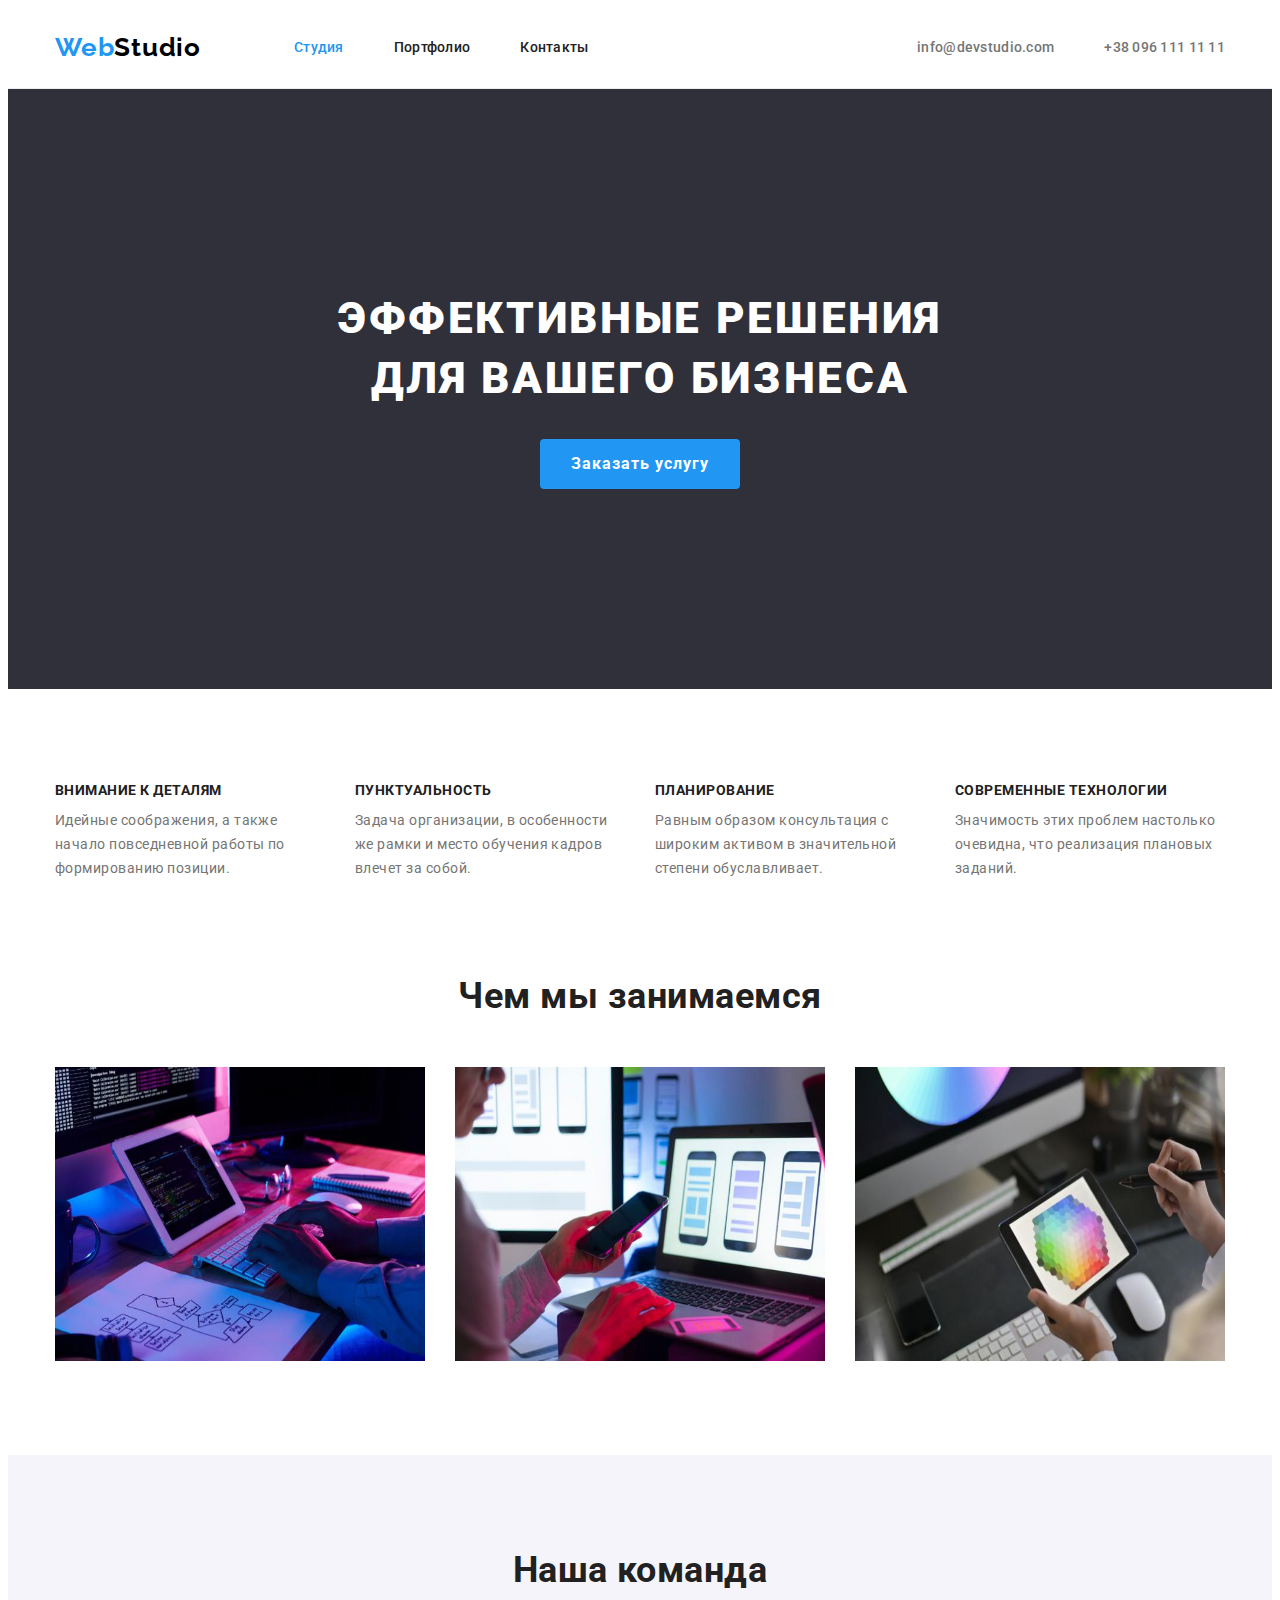
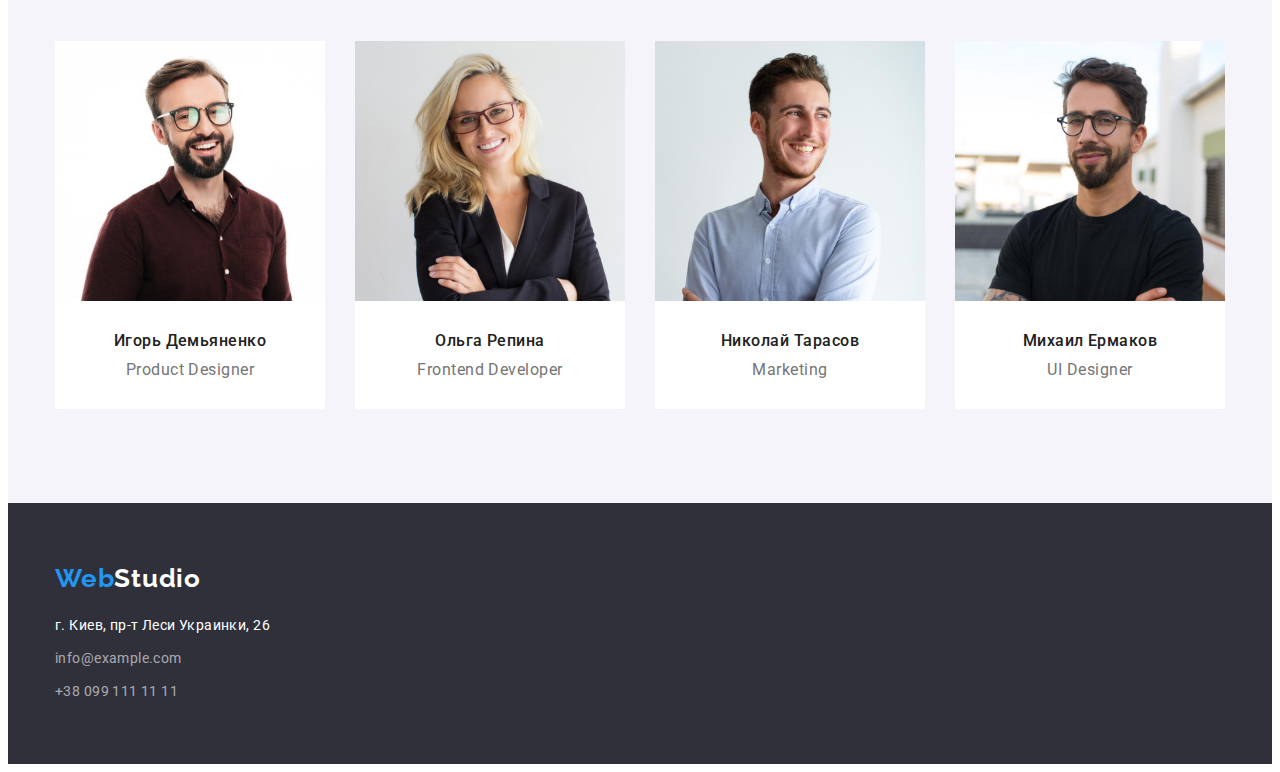
<file: index.html>
<!DOCTYPE html>
<html lang="ru">
  <head>
    <meta charset="UTF-8" />
    <meta http-equiv="X-UA-Compatible" content="IE=edge" />
    <meta name="viewport" content="width=device-width, initial-scale=1.0" />
    <title>WebStudio</title>
    <link rel="preconnect" href="https://fonts.googleapis.com" />
    <link rel="preconnect" href="https://fonts.gstatic.com" crossorigin />
    <link
      href="https://fonts.googleapis.com/css2?family=Raleway:wght@700&family=Roboto:ital,wght@0,500;0,700;1,400;1,700&display=swap"
      rel="stylesheet"
    />
    <link
      rel="stylesheet"
      href="https://cdnjs.cloudflare.com/ajax/libs/modern-normalize/1.1.0/modern-normalize.min.css"
      integrity="sha512-wpPYUAdjBVSE4KJnH1VR1HeZfpl1ub8YT/NKx4PuQ5NmX2tKuGu6U/JRp5y+Y8XG2tV+wKQpNHVUX03MfMFn9Q=="
      crossorigin="anonymous"
      referrerpolicy="no-referrer"
    />
    <link rel="stylesheet" href="./css/styles.css" />
  </head>
  <body>
    <header class="main-header">
      <div class="container header-container">
        <nav class="main-nav">
          <a href="./index.html" lang="en" class="logo main-logo"
            >Web<samp class="header-logo">Studio</samp></a
          >
          <ul class="site-nav list">
            <li class="site-item">
              <a href="./index.html" class="link current">Студия</a>
            </li>
            <li class="site-item">
              <a href="./portfolio.html" class="link">Портфолио</a>
            </li>
            <li class="site-item">
              <a href="Контакты" class="link">Контакты</a>
            </li>
          </ul>
        </nav>
        <ul class="auth-nav list">
          <li class="item-header">
            <a href="mailto:info@devstudio.com" class="link"
              >info@devstudio.com</a
            >
          </li>
          <li class="item-header">
            <a href="tel:+380961111111" class="link">+38 096 111 11 11</a>
          </li>
        </ul>
      </div>
    </header>
    <main>
      <section class="hero">
        <div class="container">
          <h1 class="hero-titel">Эффективные решения для вашего бизнеса</h1>
          <button type="button" class="hero-button">Заказать услугу</button>
        </div>
      </section>
      <section class="features">
        <div class="container">
          <h2 hidden>Особености</h2>
          <ul class="list">
            <li class="item">
              <h3 class="features-titel">Внимание к деталям</h3>
              <p class="features-text">
                Идейные соображения, а также начало повседневной работы по
                формированию позиции.
              </p>
            </li>
            <li class="item">
              <h3 class="features-titel">Пунктуальность</h3>
              <p class="features-text">
                Задача организации, в особенности же рамки и место обучения
                кадров влечет за собой.
              </p>
            </li>
            <li class="item">
              <h3 class="features-titel">Планирование</h3>
              <p class="features-text">
                Равным образом консультация с широким активом в значительной
                степени обуславливает.
              </p>
            </li>
            <li class="item">
              <h3 class="features-titel">Современные технологии</h3>
              <p class="features-text">
                Значимость этих проблем настолько очевидна, что реализация
                плановых заданий.
              </p>
            </li>
          </ul>
        </div>
      </section>
      <section class="works">
        <div class="container">
          <h2 class="works-titel">Чем мы занимаемся</h2>
          <ul class="list">
            <li class="works-item">
              <img
                class="works-img"
                src="./images/main-img-3.jpg"
                alt="програмист печатает на клавиатуре"
                style="width: 370px; height: 294px"
              />
            </li>
            <li class="works-item">
              <img
                class="works-img"
                src="./images/main-img-1.jpg"
                alt="девушка держит телефон"
                style="width: 370px; height: 294px"
              />
            </li>
            <li class="works-item">
              <img
                class="works-img"
                src="./images/main-img-2.jpg"
                alt="планшет с графикой"
                style="width: 370px; height: 294px"
              />
            </li>
          </ul>
        </div>
      </section>
      <section class="team">
        <div class="container">
          <h2 class="team-titel">Наша команда</h2>
          <ul class="list">
            <li class="team-bord">
              <img
                class="team-img"
                src="./images/igor.jpg"
                alt="Игорь Демьяненко"
                width="270"
              />
              <div class="team-contein">
                <h3 class="team-name">Игорь Демьяненко</h3>
                <p class="team-text" lang="en">Product Designer</p>
              </div>
            </li>
            <li class="team-bord">
              <img
                class="team-img"
                src="./images/olga.jpg"
                alt="Ольга Репина"
                width="270"
              />
              <div class="team-contein">
                <h3 class="team-name">Ольга Репина</h3>
                <p class="team-text" lang="en">Frontend Developer</p>
              </div>
            </li>
            <li class="team-bord">
              <img
                class="team-img"
                src="./images/nikolay.jpg"
                alt="Николай Тарасов"
                width="270"
              />
              <div class="team-contein">
                <h3 class="team-name">Николай Тарасов</h3>
                <p class="team-text" lang="en">Marketing</p>
              </div>
            </li>
            <li class="team-bord">
              <img
                class="team-img"
                src="./images/mihail.jpg"
                alt="Михаил Ермаков"
                width="270"
              />
              <div class="team-contein">
                <h3 class="team-name">Михаил Ермаков</h3>
                <p class="team-text" lang="en">UI Designer</p>
              </div>
            </li>
          </ul>
        </div>
      </section>
    </main>
    <footer class="footer">
      <div class="container">
        <a href="./index.html" class="logo"
          >Web<samp class="footer-logo">Studio</samp></a
        >
        <address class="address">
          <ul class="address-list">
            <li class="address-item">
              <a href="https://www.google.com/maps/place" class="footer-address"
                >г. Киев, пр-т Леси Украинки, 26</a
              >
            </li>
            <li class="address-item">
              <a href="mailto:info@example.com" class="footer-link"
                >info@example.com</a
              >
            </li>
            <li class="address-item">
              <a href="tel:+380991111111" class="footer-link last"
                >+38 099 111 11 11</a
              >
            </li>
          </ul>
        </address>
      </div>
    </footer>
  </body>
</html>
</file>
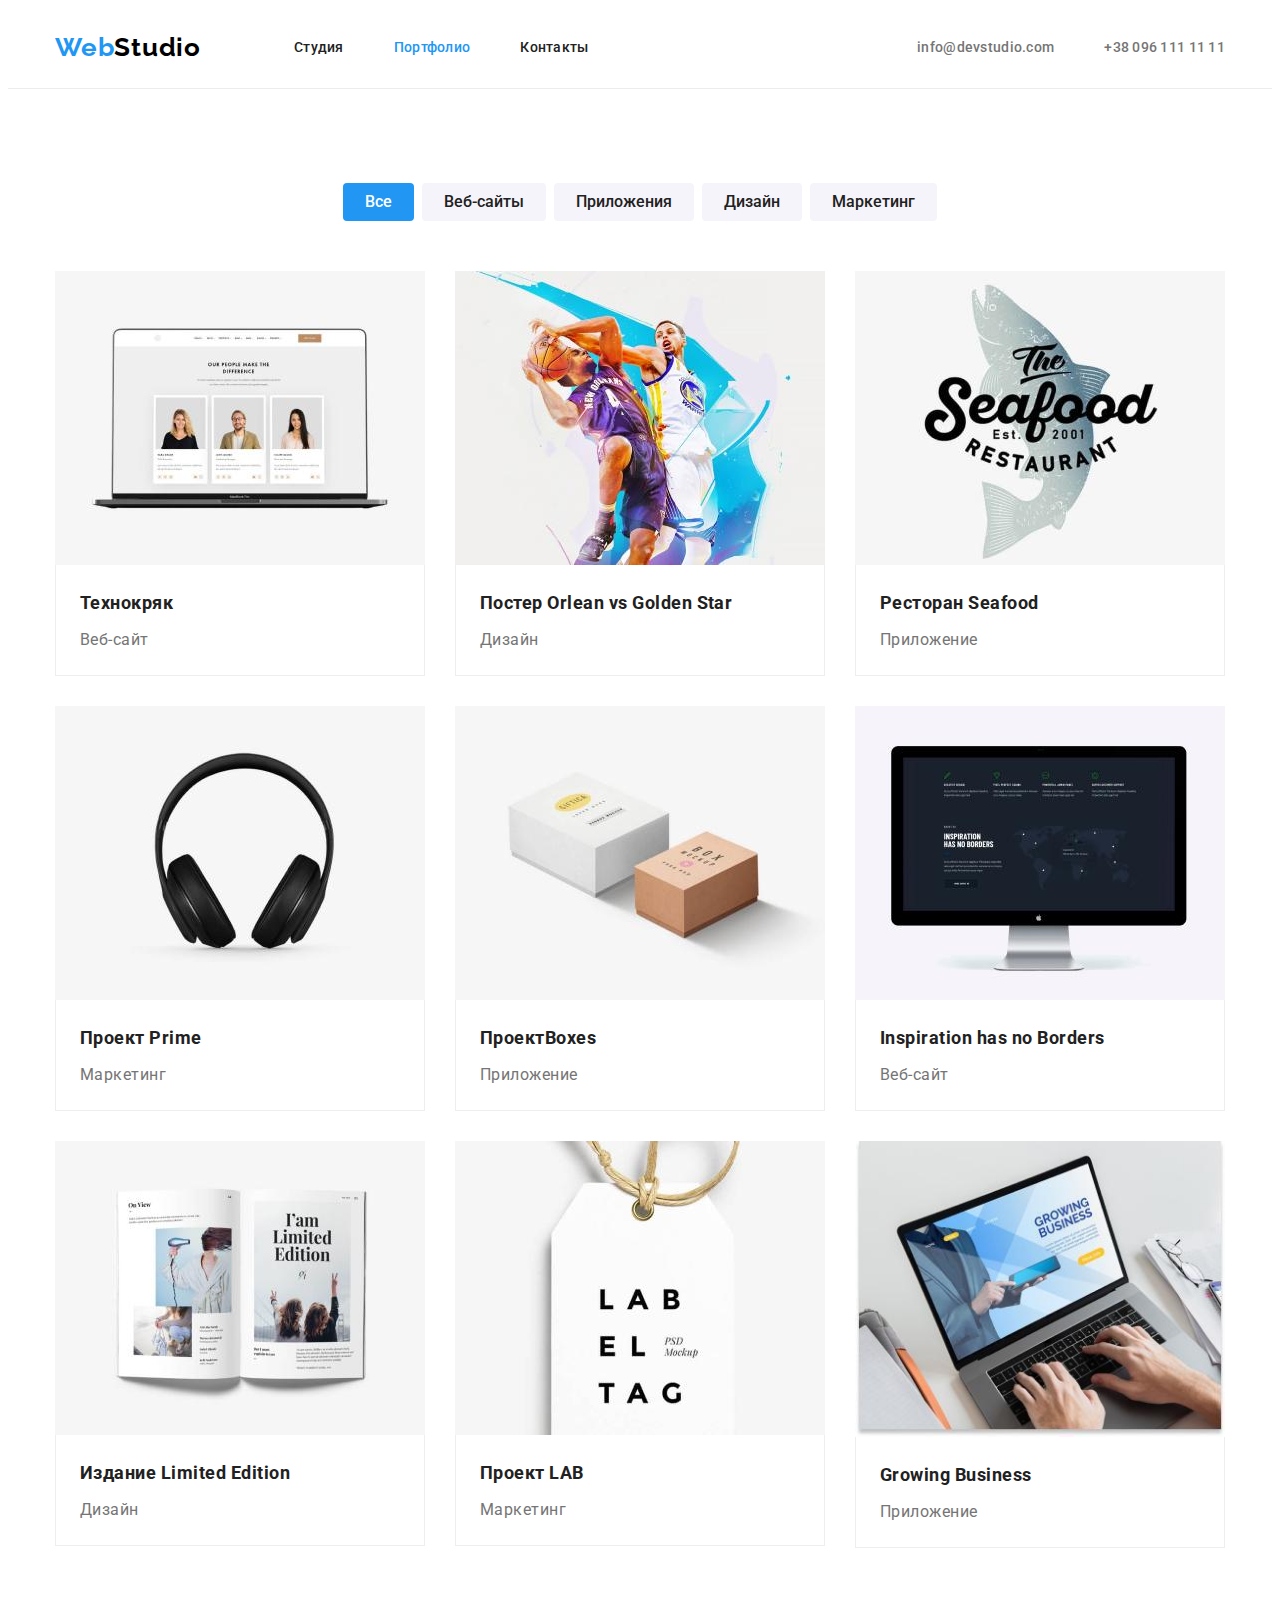
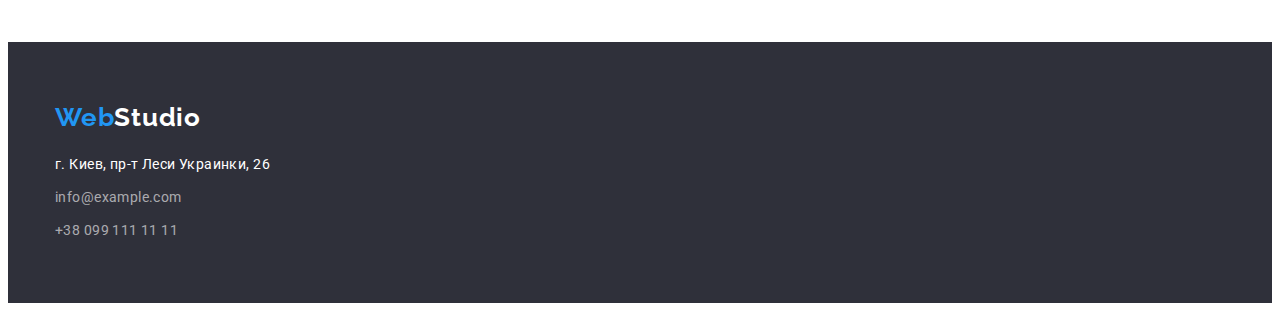
<file: portfolio.html>
<!DOCTYPE html>
<html lang="ru">
  <head>
    <meta charset="UTF-8" />
    <meta http-equiv="X-UA-Compatible" content="IE=edge" />
    <meta name="viewport" content="width=device-width, initial-scale=1.0" />
    <title>WebStudio</title>
    <link rel="preconnect" href="https://fonts.googleapis.com" />
    <link rel="preconnect" href="https://fonts.gstatic.com" crossorigin />
    <link
      href="https://fonts.googleapis.com/css2?family=Raleway:wght@700&family=Roboto:ital,wght@0,500;0,700;1,400;1,700&display=swap"
      rel="stylesheet"
    />
    <link
      rel="stylesheet"
      href="https://cdnjs.cloudflare.com/ajax/libs/modern-normalize/1.1.0/modern-normalize.min.css"
      integrity="sha512-wpPYUAdjBVSE4KJnH1VR1HeZfpl1ub8YT/NKx4PuQ5NmX2tKuGu6U/JRp5y+Y8XG2tV+wKQpNHVUX03MfMFn9Q=="
      crossorigin="anonymous"
      referrerpolicy="no-referrer"
    />
    <link rel="stylesheet" href="./css/styles.css" />
  </head>
  <body>
    <header class="main-header">
      <div class="container header-container">
        <nav class="main-nav">
          <a href="./index.html" lang="en" class="logo main-logo"
            >Web<samp class="header-logo">Studio</samp></a
          >
          <ul class="site-nav list">
            <li class="site-item">
              <a href="./index.html" class="link">Студия</a>
            </li>
            <li class="site-item">
              <a href="./portfolio.html" class="link current">Портфолио</a>
            </li>
            <li class="site-item">
              <a href="Контакты" class="link">Контакты</a>
            </li>
          </ul>
        </nav>
        <ul class="auth-nav list">
          <li class="item-header">
            <a href="mailto:info@devstudio.com" class="link"
              >info@devstudio.com</a
            >
          </li>
          <li class="item-header">
            <a href="tel:+380961111111" class="link">+38 096 111 11 11</a>
          </li>
        </ul>
      </div>
    </header>
    <main>
      <section class="section">
        <div class="container">
          <h1 hidden>Примеры работ</h1>
          <ul class="list list-button">
            <li class="button-item">
              <button type="button" class="button-example active">Все</button>
            </li>
            <li class="button-item">
              <button type="button" class="button-example">Веб-сайты</button>
            </li>
            <li class="button-item">
              <button type="button" class="button-example">Приложения</button>
            </li>
            <li class="button-item">
              <button type="button" class="button-example">Дизайн</button>
            </li>
            <li class="button-item">
              <button type="button" class="button-example">Маркетинг</button>
            </li>
          </ul>
          <ul class="list list-example">
            <li class="example">
              <img
                class="example-img"
                src="./images/portfolio/tex-site.jpg"
                alt="Ноутбук"
              />
              <div class="content-example">
                <h2 class="example-name">Технокряк</h2>
                <p class="example-text">Веб-сайт</p>
              </div>
            </li>
            <li class="example">
              <img
                class="example-img"
                src="./images/portfolio/poster.jpg"
                alt="Два баскетболиста с мячом"
              />
              <div class="content-example">
                <h2 class="example-name">
                  Постер <span lang="en"> Orlean vs Golden Star</span>
                </h2>
                <p class="example-text">Дизайн</p>
              </div>
            </li>
            <li class="example">
              <img
                class="example-img"
                src="./images/portfolio/restaurant.jpg"
                alt="Эмблема ресторана"
              />
              <div class="content-example">
                <h2 class="example-name">
                  Ресторан <span lang="en">Seafood</span>
                </h2>
                <p class="example-text">Приложение</p>
              </div>
            </li>
            <li class="example">
              <img
                class="example-img"
                src="./images/portfolio/project-prime.jpg"
                alt="Наушники"
              />
              <div class="content-example">
                <h2 class="example-name">
                  Проект <span lang="en">Prime</span>
                </h2>
                <p class="example-text">Маркетинг</p>
              </div>
            </li>
            <li class="example">
              <img
                class="example-img"
                src="./images/portfolio/project-boxes.jpg"
                alt="Две коробки"
              />
              <div class="content-example">
                <h2 class="example-name">Проект<span lang="en">Boxes</span></h2>
                <p class="example-text">Приложение</p>
              </div>
            </li>
            <li class="example">
              <img
                class="example-img"
                src="./images/portfolio/inspiration-has-no-border.jpg"
                alt="Монитор"
              />
              <div class="content-example">
                <h2 class="example-name">
                  <span lang="en">Inspiration has no Borders</span>
                </h2>
                <p class="example-text">Веб-сайт</p>
              </div>
            </li>
            <li class="example">
              <img
                class="example-img"
                src="./images/portfolio/limited-edition.jpg"
                alt="Журнал"
              />
              <div class="content-example">
                <h2 class="example-name">
                  Издание <span lang="en">Limited Edition</span>
                </h2>
                <p class="example-text">Дизайн</p>
              </div>
            </li>
            <li class="example">
              <img
                class="example-img"
                src="./images/portfolio/project-lab.jpg"
                alt="Этикетка"
              />
              <div class="content-example">
                <h2 class="example-name">Проект <span lang="en">LAB</span></h2>
                <p class="example-text">Маркетинг</p>
              </div>
            </li>
            <li class="example">
              <img
                class="example-img"
                src="./images/portfolio/gruving-business.jpg"
                alt="Мужчина печатает на планшете"
              />
              <div class="content-example">
                <h2 class="example-name">
                  <span lang="en">Growing Business</span>
                </h2>
                <p class="example-text">Приложение</p>
              </div>
            </li>
          </ul>
        </div>
      </section>
    </main>
    <footer class="footer">
      <div class="container">
        <a href="./index.html" class="logo"
          >Web<samp class="footer-logo">Studio</samp></a
        >
        <address class="address">
          <ul class="address-list">
            <li class="address-item">
              <a href="https://www.google.com/maps/place" class="footer-address"
                >г. Киев, пр-т Леси Украинки, 26</a
              >
            </li>
            <li class="address-item">
              <a href="mailto:info@example.com" class="footer-link"
                >info@example.com</a
              >
            </li>
            <li class="address-item">
              <a href="tel:+380991111111" class="footer-link last"
                >+38 099 111 11 11</a
              >
            </li>
          </ul>
        </address>
      </div>
    </footer>
  </body>
</html>
</file>
<file: css/styles.css>
:root {
  --primary-text-color: #212121;
  --first-color: #ffffff;
  --second-color: #757575;
  --accent-color: #2196f3;
  --header-footer-background-color: #2f303a;
  --section-background-color: #e5e5e5;
  --section-team-background-color: #f5f4fa;
  --footer-link-color: rgba(255, 255, 255, 0.6);
  --header-logo-color: #000000;
  --hero-hover: #188ce8;
  --border-header-line: #ececec;
  --example-border: #eeeeee;
}
*,
*::before,
*::after {
  box-sizing: border-box;
}
h1,
h2,
h3,
h4,
h5,
h6,
p,
ul {
  margin: 0;
  padding: 0;
}
.container {
  width: 1200px;
  margin: 0 auto;
  padding: 0 15px;
}
body {
  background-color: var(--first-color);
  color: var(--primary-text-color);
  font-family: Roboto, sans-serif;
  line-height: 1.71;
  letter-spacing: 0.03em;
}
.list {
  display: flex;
  list-style: none;
}
/* header */
.main-header {
  align-items: center;
  border-bottom: 1px solid var(--border-header-line);
}
.header-container {
  display: flex;
  align-items: center;
}

.main-logo {
  padding-top: 24px;
  padding-bottom: 25px;
}
.logo {
  min-height: 31px;

  color: var(--accent-color);
  text-decoration: none;
  font-family: Raleway, sans-serif;
  font-weight: 700;
  font-size: 26px;
  line-height: 1.19;
  letter-spacing: 0.03em;
}
.header-logo {
  color: var(--header-logo-color);
  font-family: Raleway, sans-serif;
  font-size: 26px;
  line-height: 1.19;
  letter-spacing: 0.03em;
}
/* nav */
.main-nav {
  display: flex;
  align-items: center;
}
/* site-nav */
.site-nav {
  display: flex;
  margin-left: 93px;
}
.site-nav .site-item + .site-item {
  margin-left: 50px;
}
.site-nav .link {
  display: block;
  padding-top: 32px;
  padding-bottom: 32px;

  color: var(--primary-color);
  font-family: Roboto, sans-serif;
  font-weight: 500;
  font-size: 14px;
  line-height: 1.14;
  letter-spacing: 0.02em;
  text-decoration: none;
}
.site-nav .link:hover,
.site-nav .link:focus {
  color: var(--accent-color);
}
.site-nav .link.current {
  color: var(--accent-color);
}

/* auth-nav */
.auth-nav {
  display: flex;
  margin-left: auto;
}
.auth-nav .item-header + .item-header {
  margin-left: 50px;
}
.auth-nav .link {
  display: block;
  padding-top: 32px;
  padding-bottom: 32px;

  color: var(--second-color);
  font-family: Roboto, sans-serif;
  font-weight: 500;
  font-size: 14px;
  line-height: 1.14;
  letter-spacing: 0.02em;
  text-decoration: none;
}
.auth-nav .link:hover,
.auth-nav .link:focus {
  color: var(--accent-color);
}
.auth-nav .item + .item {
  margin-left: 50px;
}
/* hero */
.hero {
  display: flex;
  flex-direction: column;
  min-height: 600px;
  margin-top: 0;
  padding-top: 200px;
  padding-bottom: 200px;
  text-align: center;

  background-color: var(--header-footer-background-color);
}
.hero-titel {
  width: 696px;
  height: 120px;
  margin: 0 auto 30px auto;

  color: var(--first-color);
  font-family: Roboto;
  font-weight: 900;
  font-size: 44px;
  line-height: 1.36;
  align-self: center;
  letter-spacing: 0.06em;
  text-transform: uppercase;
}
.hero-button {
  display: inline-block;
  padding-top: 10px 32px;
  width: 200px;
  min-height: 50px;

  color: var(--first-color);
  background-color: var(--accent-color);
  font-family: Roboto;
  font-weight: 700;
  font-size: 16px;
  line-height: 1.88;
  letter-spacing: 0.06em;
  cursor: pointer;
  border-radius: 4px;
  border: transparent;
}
.hero-button:hover,
.hero-button:focus {
  color: var(--first-color);
  background-color: var(--hero-hover);
}

.button:hover,
.button:focus {
  color: var(--first-color);
  background-color: var(--accent-color);
}
/* features */
.features {
  padding-top: 94px;
  padding-bottom: 94px;

  background-color: var(--first-color);
}
.list .item + .item {
  margin-left: 30px;
}
.features-titel {
  margin-bottom: 10px;
  width: 270px;

  color: var(--primary-color);
  font-family: Roboto;
  font-weight: 700;
  font-size: 14px;
  line-height: 1.14;
  text-transform: uppercase;
}
.features-text {
  width: 270px;

  color: var(--second-color);
  font-family: Roboto;
  font-weight: 400;
  font-size: 14px;
  line-height: 1.71;
}
/* .works */
.works {
  padding-bottom: 94px;

  background-color: var(--first-color);
}
.works-titel {
  text-align: center;
  margin-bottom: 50px;
  min-height: 42px;
  color: var(--primary-color);
  font-family: Roboto;
  font-weight: 700;
  font-size: 36px;
  line-height: 1.17;
}
.list .works-item + .works-item {
  margin-left: 30px;
}
.works-item {
  display: block;
  max-width: 100%;
}
.works-img {
  display: block;
  max-width: 100%;
  height: auto;
}

/* team */
.team {
  padding-top: 94px;
  padding-bottom: 94px;

  background-color: var(--section-team-background-color);
}
.team-titel {
  min-height: 42px;
  text-align: center;
  margin-bottom: 50px;

  color: var(--primary-color);
  font-family: Roboto;
  font-weight: 700;
  font-size: 36px;
  line-height: 1.17;
}
.list .team-bord + .team-bord {
  margin-left: 30px;
}
.team-bord {
  display: block;
  max-width: 100%;
  width: 270px;

  border-bottom-left-radius: 4px;
  border-bottom-right-radius: 4px;

  background-color: var(--first-color);
}
.team-img {
  display: block;
  max-width: 100%;
  height: auto;
}
.team-contein {
  padding: 30px 0;
  text-align: center;
}

.team-name {
  margin-bottom: 10px;
  height: 19px;

  color: var(--primary-text-color);
  font-family: Roboto;
  font-weight: 500;
  font-size: 16px;
  line-height: 1.19;
}
.team-text {
  height: 19px;

  color: var(--second-color);
  font-family: Roboto;
  font-weight: 400;
  font-size: 16px;
  line-height: 1.19;
}
/* footer */
.footer {
  padding-top: 60px;
  padding-bottom: 60px;

  background-color: var(--header-footer-background-color);
}
.footer .logo {
  display: block;
  margin-bottom: 20px;
}
.footer-logo {
  color: var(--first-color);
  font-family: Raleway, sans-serif;
  font-size: 26px;
  line-height: 1.19;
  letter-spacing: 0.03em;
}
.address {
  font-family: Roboto;
  font-weight: 400;
  font-size: 14px;
  line-height: 1.71;
  letter-spacing: 0.03em;
  font-style: normal;
}
.address-item:not(:last-child) {
  margin-bottom: 9px;
}
.address-list {
  list-style: none;
}
.footer-address {
  width: 231px;
  height: 21px;

  color: var(--first-color);
  text-decoration: none;
}
.footer-link {
  width: 231px;
  height: 21px;

  color: var(--footer-link-color);
  text-decoration: none;
}
.last {
  margin-bottom: 0px;
}
.footer-link:hover,
.footer-link:focus {
  color: var(--accent-color);
}
/* portfolio */
.section {
  padding-top: 94px;
  padding-bottom: 94px;
  background-color: var(--first-color);
}
.list-button {
  justify-content: center;
  margin-bottom: 50px;
}
.list .button-item + .button-item {
  margin-left: 8px;
}
.button-example {
  padding: 6px 22px;

  color: var(--primary-text-color);
  background-color: var(--section-team-background-color);
  font-family: Roboto;
  font-weight: 500;
  font-size: 16px;
  line-height: 1.63;
  cursor: pointer;
  border-radius: 4px;
  border: transparent;
}
.active {
  background-color: var(--accent-color);
  color: var(--first-color);
}
.button-example:hover,
.button-example:focus {
  color: var(--first-color);
  background-color: var(--accent-color);
}
.list-example {
  flex-wrap: wrap;
}
.example {
  width: 370px;
  margin-bottom: 30px;
  margin-right: 30px;

  background-color: var(--first-color);
}
.example.example:nth-child(3n) {
  margin-right: 0px;
}
.example.example:nth-last-child(-n + 3) {
  margin-bottom: 0px;
}
.example-img {
  display: block;
  max-width: 100%;
  height: auto;
}
.content-example {
  padding: 20px 24px;
  border-left: 1px solid var(--example-border);
  border-right: 1px solid var(--example-border);
  border-bottom: 1px solid var(--example-border);
}
.example-name {
  margin-bottom: 4px;
  width: 322px;

  color: var(--primary-text-color);
  font-family: Roboto;
  font-weight: 700;
  font-size: 18px;
  line-height: 2;
}
.example-text {
  width: 322px;

  color: var(--second-color);
  font-family: Roboto;
  font-weight: 400;
  font-size: 16px;
  line-height: 1.88;
}
</file>
